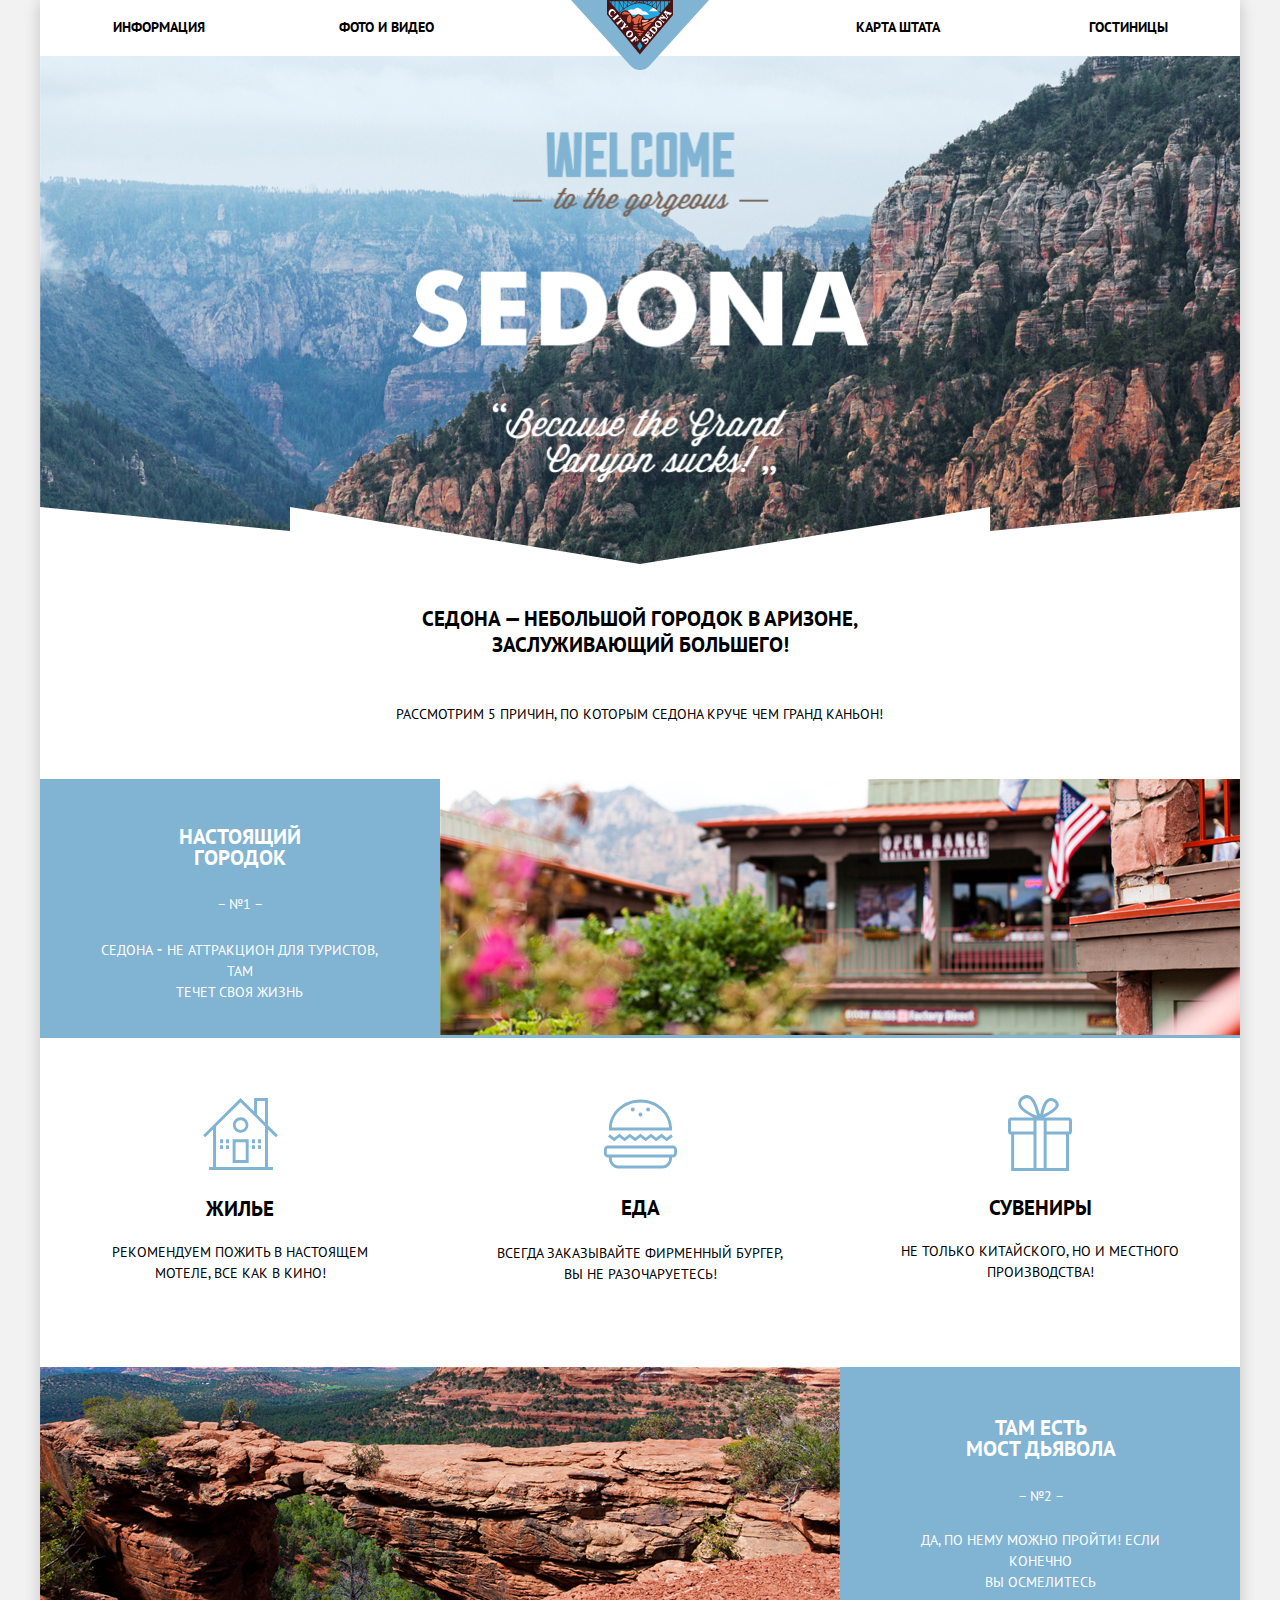
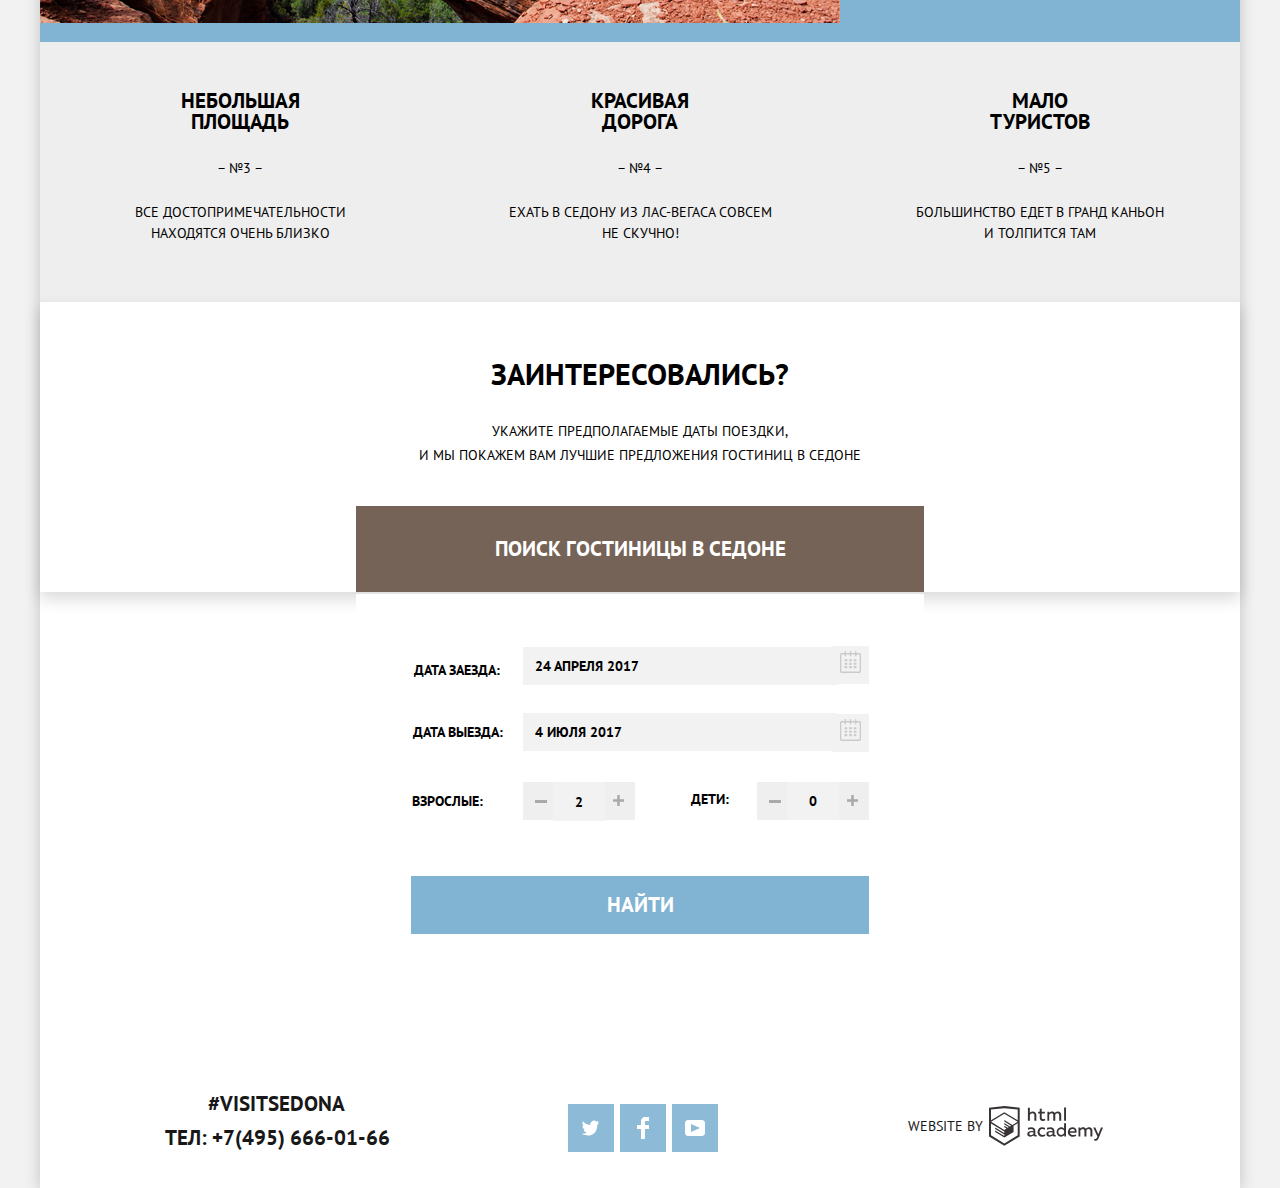
<file: index.html>
<!DOCTYPE html>
<html class="page" lang="ru">
   <head>
      <meta charset="utf-8">
      <title class="main-title"> Гостиницы | Букинг-агентство «Седона»</title>
      <link href="https://fonts.googleapis.com/css2?family=PT+Sans:wght@400;700&display=swap" rel="stylesheet">
      <link rel="stylesheet" href="css/normalize.css">
      <link rel="stylesheet" href="css/style.min.css">
      <link href='https://fonts.googleapis.com/css?family=PT+Sans:400,700&subset=latin,cyrillic' rel='stylesheet' type="text/css">
   </head>
   <body class="page-body">
      <div class="container">
         <header class="page-header">
            <a class="main-header-logo">
            <img class="main-header-logo" src="img/logo.svg" width="138" height="70" alt="Логотип Седоны"></a>
            <nav class="main-nav">
               <div class="main-nav-wrapper">
                  <ul class="site-nav">
                     <li class="main-nav-item left information"><a class="main-nav-link" href="blank.html">информация</a></li>
                     <li class="main-nav-item left"><a class="main-nav-link" href="blank.html">фото и видео</a></li>
                     <li class="main-nav-item right"><a class="main-nav-link" href="blank.html">карта штата</a></li>
                     <li class="main-nav-item right"><a class="main-nav-link" href="catalog.html">гостиницы</a></li>
                  </ul>
               </div>
            </nav>
         </header>
         <main class="page-main">
            <div class="promo">
               <div class="page-main-intro">
                  <img class="main-image" src="img/welcome-text.png" width="457" height="351" alt="Добро пожаловать в великолепную Седону!">
               </div>
               <h1 class="visually-hidden reset-list">Седона — городок в Аризоне</h1>
               <b class="page-main-title">Седона — небольшой городок в Аризоне, <br> заслуживающий большего!</b>
               <p class="page-main-text">Рассмотрим 5 причин, по которым Седона круче чем Гранд каньон!</p>
            </div>
            <section class="features">
               <h2 class="visually-hidden">Преимущества Седоны</h2>
               <div class="features-main">
                  <div class="features-description">
                     <h3 class="features-title">Настоящий городок</h3>
                     <p class="features-number">&ndash; №1 &ndash;</p>
                     <p class="features-text">Седона &#8259; не аттракцион для туристов, там <br> течет своя жизнь</p>
                  </div>
                  <div class="features-img-wrapper">
                     <img class="features-img" src="img/cafe.jpg" width="800" height="256" alt="Кафе в Седоне">
                  </div>
               </div>
               <ul class="advice reset-list">
                  <li class="house advice-item">
                     <div class="house-pic">
                        <img class="house-img" src="img/house.svg" width="75" height="72" alt="Жилье">
                     </div>
                     <h3 class="advice-title">Жилье</h3>
                     <p class="advice-text reset-list">Рекомендуем пожить в настоящем <br> мотеле, все как в кино!</p>
                  </li>
                  <li class="food advice-item">
                     <div class="food-pic">
                        <img class="food-img" src="img/food.svg" width="74" height="70" alt="Еда">
                     </div>
                     <h3 class="advice-title">Еда</h3>
                     <p class="advice-text reset-list food-text">Всегда заказывайте фирменный бургер, <br> вы не разочаруетесь!</p>
                  </li>
                  <li class="gift advice-item">
                     <div class="gift-pic">
                        <img class="gift-img" src="img/gift.svg" width="64" height="77" alt="Сувениры">
                     </div>
                     <h3 class="advice-title advice-title-souvenir">Сувениры</h3>
                     <p class="advice-text reset-list">Не только китайского, но и местного <br> производства!</p>
                  </li>
               </ul>
               <div class="features-main">
                  <div class="features-image-wrapper">
                     <img class="features-img" src="img/bridge.jpg" width="800" height="256" alt="Мост дьявола">
                  </div>
                  <div class="features-description-devil">
                     <h3 class="features-title-devil">Там есть <br> мост дьявола</h3>
                     <p class="features-number-devil">&ndash; №2 &ndash;</p>
                     <p class="features-text-devil">Да, по нему можно пройти! Если конечно <br> вы осмелитесь
                     </p>
                  </div>
               </div>
               <div class="features-additional">
                  <div class="features-additional-item features-additional-item-first">
                     <h3 class="features-title-add features-title-add-first">Небольшая <br> площадь</h3>
                     <p class="features-number-add features-number-add-first">&ndash; №3 &ndash;
                     </p>
                     <p class="features-text-add features-text-add-first">Все достопримечательности <br> находятся очень близко
                     </p>
                  </div>
                  <div class="features-additional-item features-additional-item-second">
                     <h3 class="features-title-add features-title-add-second">Красивая <br> дорога</h3>
                     <p class="features-number-add features-number-add-second">&ndash; №4 &ndash;
                     </p>
                     <p class="features-text-add features-text-add-second">Ехать в Седону из Лас-Вегаса совсем <br> не скучно!
                     </p>
                  </div>
                  <div class="features-additional-item features-additional-item-third">
                     <h3 class="features-title-add features-title-add-third">Мало <br> туристов</h3>
                     <p class="features-number-add features-number-add-third">&ndash; №5 &ndash;
                     </p>
                     <p class="features-text-add features-text-add-third">Большинство едет в гранд каньон <br> и толпится там
                     </p>
                  </div>
               </div>
            </section>
            <section class="search-hotel">
               <h2 class="search-hotel-title">Заинтересовались?</h2>
               <p class="search-hotel-description">Укажите предполагаемые даты поездки,<br> и мы покажем вам лучшие предложения гостиниц в седоне</p>
               <a class="search-btn" href="./form.html">Поиск гостиницы в Седоне</a>
               <form class="search-form" action="https://echo.htmlacademy.ru" method="post">
                  <ul class="index-search-form-items">
                     <li class="index-search-form-item">
                        <label class="search-form-label date-arrival-label" for="search-form-date-arrival">Дата заезда:</label>
                        <input class="index-search-form-field search-form-date-arrival" type="text" id="search-form-date-arrival" placeholder="24 АПРЕЛЯ 2017">
                        <button class="calendar-svg calendar-svg-first" type="button">
                           <svg class="calendar" xmlns="http://www.w3.org/2000/svg" width="21" height="22" aria-label="Иконка календаря">
                              <path d="M19.251 2.025h-2.845V.648c0-.381-.294-.689-.656-.689-.363 0-.656.308-.656.689v1.377h-3.938V.648c0-.381-.294-.689-.655-.689-.363 0-.657.308-.657.689v1.377H5.906V.648c0-.381-.294-.689-.656-.689-.363 0-.657.308-.657.689v1.377H1.75C.784 2.025 0 2.847 0 3.862v16.302C0 21.179.784 22 1.75 22h17.501c.966 0 1.749-.821 1.749-1.836V3.862c0-1.015-.783-1.837-1.749-1.837zm.437 18.139a.448.448 0 0 1-.437.459H1.75a.45.45 0 0 1-.438-.459V3.862a.45.45 0 0 1 .438-.459h2.844v1.378c0 .381.294.689.657.689.362 0 .656-.308.656-.689V3.403h3.938v1.378c0 .381.294.689.657.689.361 0 .655-.308.655-.689V3.403h3.938v1.378c0 .381.293.689.656.689.362 0 .656-.308.656-.689V3.403h2.845c.241 0 .437.206.437.459v16.302z"/>
                              <path d="M4.594 8.225h2.625v2.066H4.594zM4.594 11.668h2.625v2.067H4.594zM4.594 15.112h2.625v2.066H4.594zM9.188 15.112h2.625v2.066H9.188zM9.188 11.668h2.625v2.067H9.188zM9.188 8.225h2.625v2.066H9.188zM13.781 15.112h2.625v2.066h-2.625zM13.781 11.668h2.625v2.067h-2.625zM13.781 8.225h2.625v2.066h-2.625z"/>
                           </svg>
                        </button>
                     </li>
                     <li class="index-search-form-item">
                        <label class="search-form-label date-departure-label" for="search-form-date-departure">Дата выезда:</label>
                        <input class="search-form-date-departure index-search-form-field" type="text" id="search-form-date-departure" placeholder="4 ИЮЛЯ 2017">
                        <button class="calendar-svg calendar-svg-second" type="button">
                           <svg class="calendar" xmlns="http://www.w3.org/2000/svg" width="21" height="22" aria-label="Иконка календаря">
                              <path d="M19.251 2.025h-2.845V.648c0-.381-.294-.689-.656-.689-.363 0-.656.308-.656.689v1.377h-3.938V.648c0-.381-.294-.689-.655-.689-.363 0-.657.308-.657.689v1.377H5.906V.648c0-.381-.294-.689-.656-.689-.363 0-.657.308-.657.689v1.377H1.75C.784 2.025 0 2.847 0 3.862v16.302C0 21.179.784 22 1.75 22h17.501c.966 0 1.749-.821 1.749-1.836V3.862c0-1.015-.783-1.837-1.749-1.837zm.437 18.139a.448.448 0 0 1-.437.459H1.75a.45.45 0 0 1-.438-.459V3.862a.45.45 0 0 1 .438-.459h2.844v1.378c0 .381.294.689.657.689.362 0 .656-.308.656-.689V3.403h3.938v1.378c0 .381.294.689.657.689.361 0 .655-.308.655-.689V3.403h3.938v1.378c0 .381.293.689.656.689.362 0 .656-.308.656-.689V3.403h2.845c.241 0 .437.206.437.459v16.302z"/>
                              <path d="M4.594 8.225h2.625v2.066H4.594zM4.594 11.668h2.625v2.067H4.594zM4.594 15.112h2.625v2.066H4.594zM9.188 15.112h2.625v2.066H9.188zM9.188 11.668h2.625v2.067H9.188zM9.188 8.225h2.625v2.066H9.188zM13.781 15.112h2.625v2.066h-2.625zM13.781 11.668h2.625v2.067h-2.625zM13.781 8.225h2.625v2.066h-2.625z"/>
                           </svg>
                        </button>
                     </li>
                     <li class="index-search-form-item">
                        <div class="index-search-form-amount-people">
                           <div class="amount-adult">
                              <label class="search-form-label adult-amount" for="adult-amount">Взрослые:</label>
                              <div class="count">
                                 <button class="amount-minus amount-minus-adult" type="button">
                                    <svg class="minus" width="12" height="3" viewBox="0 0 12 3" fill="none" xmlns="http://www.w3.org/2000/svg">
                                       <rect width="12" height="3" fill="#A9A9A9"></rect>
                                    </svg>
                                 </button>
                                 <input class="search-form-adult-amount index-search-form-field" type="text" id="adult-amount" placeholder="2">
                                 <button class="amount-plus amount-plus-adult" type="button">
                                    <svg class="plus" width="11" height="11" viewBox="0 0 11 11" fill="none" xmlns="http://www.w3.org/2000/svg">
                                       <path fill-rule="evenodd" clip-rule="evenodd" d="M4.23086 6.76932V11H6.76932V6.76932H11V4.23086H6.76932V0H4.23085V4.23086H0V6.76932H4.23086Z" fill="#A9A9A9"></path>
                                    </svg>
                                 </button>
                              </div>
                           </div>
                           <div class="amount-children">
                              <label class="search-form-label children-label" for="children-amount">Дети:</label>
                              <div class="count">
                                 <button class="amount-minus amount-minus-kid" type="button">
                                    <svg class="minus" width="12" height="3" viewBox="0 0 12 3" fill="none" xmlns="http://www.w3.org/2000/svg">
                                       <rect width="12" height="3" fill="#A9A9A9"/>
                                    </svg>
                                 </button>
                                 <input class="search-form-children-amount index-search-form-field" type="text" id="children-amount" placeholder="0">
                                 <button class="amount-plus amount-plus-kid" type="button">
                                    <svg class="plus" width="11" height="11" viewBox="0 0 11 11" fill="none" xmlns="http://www.w3.org/2000/svg">
                                       <path fill-rule="evenodd" clip-rule="evenodd" d="M4.23086 6.76932V11H6.76932V6.76932H11V4.23086H6.76932V0H4.23085V4.23086H0V6.76932H4.23086Z" fill="#A9A9A9"/>
                                    </svg>
                                 </button>
                              </div>
                           </div>
                        </div>
                     </li>
                     <li class="index-search-form-item search-form-item-btn">
                      <button class="search-form-send-btn" type="submit">Найти</button>
                     </li>
                  </ul>
               </form>
            </section>
            <section class="page-main-map">
               <h2 class="visually-hidden">Карта</h2>
               <iframe src="https://www.google.com/maps/embed?pb=!1m18!1m12!1m3!1d475957.83483896346!2d-111.94672641874268!3d34.83906897555744!2m3!1f0!2f0!3f0!3m2!1i1024!2i768!4f13.1!3m3!1m2!1s0x872da132f942b00d%3A0x5548c523fa6c8efd!2z0KHQtdC00L7QvdCwLCDQkNGA0LjQt9C-0L3QsCwg0KHQqNCQ!5e0!3m2!1sru!2sru!4v1455796462463" width="1200" height="593" style="border:0" allowfullscreen></iframe>
            </section>
         </main>
         <footer class="page-footer">
            <div class="page-footer-down footer-connection">
               <h2 class="page-footer-hashtag">#visitsedona</h2>
               <a href="tel:+74956660166" class="phone-number">тел: +7(495) 666-01-66</a>
            </div>
            <div class="page-footer-down footer-links">
               <ul class="social-links">
                  <li class="social-links-item"><a class=social-links-item href="https://twitter.com/?lang=ru" title="Официальный аккаунт букинг агентства Sedona в Twitter"><img class="twitter-img" src="img/icon-twitter.svg" width="17" height="15" alt="Twitter"></a></li>
                  <li class="social-links-item"><a class=social-links-item href="https://www.facebook.com/" title="Официальный аккаунт букинг агентства Sedona в Facebook"><img class="facebook-img" src="img/icon-facebook.svg" width="12" height="22" alt="Facebook"></a></li>
                  <li class="social-links-item"><a class=social-links-item href="https://www.youtube.com/" title="Официальный аккаунт букинг агентства Sedona в Youtube"><img class="youtube-img" src="img/icon-youtube.svg" width="20" height="16" alt="Youtube">
                     </a>
                  </li>
               </ul>
            </div>
            <div class="page-footer-down footer-academy">
               <span class="page-footer-copyright-text">Website by</span>
               <a class="html-academy" href="https://htmlacademy.ru/intensive/htmlcss" aria-label="Онлайн курс HTML и CSS. Профессиональная верстка сайтов. HTML Academy">
                  <svg class="logo-html-img" aria-label="Логотип HTML Academy" width="115" height="41" viewBox="0 0 115 41" fill="none" xmlns="http://www.w3.org/2000/svg">
                     <path fill-rule="evenodd" clip-rule="evenodd" d="M15.5197 1.05737H15.3509L0 2.71895V31.4945L15.3509 40.8382L30.7018 31.4945V2.71895L15.5197 1.05737ZM77.0183 2.62185H75.0876V15.7311H77.0183V2.62185ZM40.8619 2.63264V7.76843C41.6131 6.9864 42.6386 6.5436 43.7105 6.53843C44.6823 6.47908 45.6329 6.84495 46.3253 7.54479C47.0177 8.24462 47.3866 9.21244 47.3399 10.2068V15.7634H45.367V10.4658C45.4231 9.94897 45.2754 9.43059 44.9566 9.02553C44.6377 8.62047 44.174 8.36218 43.6683 8.3079H43.3518C42.3456 8.36979 41.4321 8.9295 40.9041 9.80764V15.7634H38.8995V2.63264H40.8619ZM77.0183 31.4837H75.2775V30.0595C74.4828 31.1353 73.23 31.7538 71.9119 31.7211C69.4751 31.5528 67.5825 29.4822 67.5825 26.9845C67.5825 24.4867 69.4751 22.4162 71.9119 22.2479C73.1195 22.2052 74.2818 22.7203 75.0771 23.6505V18.3205H77.0183V31.4837ZM47.0656 30.0595C47.263 30.0515 47.4583 30.0152 47.6459 29.9516V31.3866C47.2482 31.5404 46.826 31.6172 46.4009 31.6132C45.6482 31.6769 44.9394 31.2429 44.639 30.5342C43.7036 31.31 42.5302 31.7227 41.3261 31.6995C39.733 31.6995 38.256 30.804 38.256 28.9482C38.256 26.65 40.3661 25.9379 42.1702 25.9379C42.9402 25.9505 43.707 26.0408 44.4596 26.2076V25.884C44.4596 24.805 43.6578 23.9742 42.1491 23.9742C41.0585 23.9764 39.9804 24.2116 38.9839 24.6647V22.8305C40.0678 22.451 41.204 22.2506 42.3495 22.2371C44.8394 22.2371 46.3693 23.4455 46.3693 26.1753V29.4121C46.3546 29.5668 46.401 29.721 46.4981 29.8406C46.5951 29.9601 46.7349 30.035 46.8862 30.0487H47.0656V30.0595ZM40.2711 28.8403C40.298 29.229 40.4761 29.5905 40.7655 29.844C41.055 30.0974 41.4317 30.2217 41.8115 30.189H41.9275C42.8819 30.1906 43.7973 29.8022 44.4702 29.11V27.5779C43.842 27.4414 43.2026 27.3655 42.5605 27.3513C41.5055 27.3513 40.2817 27.7074 40.2817 28.8403H40.2711ZM56.0229 22.9384C55.1962 22.4632 54.2596 22.2246 53.3115 22.2479H52.9422C51.7332 22.2873 50.5891 22.8166 49.7619 23.7192C48.9347 24.6218 48.4923 25.8236 48.5321 27.06V27.5024C48.6957 30.0004 50.805 31.8921 53.2482 31.7318C54.2519 31.7555 55.2477 31.5452 56.1601 31.1168V29.2718C55.3769 29.7215 54.4945 29.9591 53.5963 29.9624C52.5199 30.0288 51.4963 29.4793 50.9385 28.5356C50.3806 27.5918 50.3806 26.4095 50.9385 25.4658C51.4963 24.522 52.5199 23.9725 53.5963 24.039C54.461 24.0357 55.3066 24.2989 56.0229 24.7942V22.9384ZM66.1514 30.0595C66.3488 30.0515 66.5441 30.0152 66.7317 29.9516V31.3866C66.334 31.5404 65.9118 31.6172 65.4867 31.6132C64.734 31.6769 64.0252 31.2429 63.7248 30.5342C62.7894 31.31 61.616 31.7227 60.4119 31.6995C58.8188 31.6995 57.3417 30.804 57.3417 28.9482C57.3417 26.65 59.4518 25.9379 61.256 25.9379C62.0259 25.9505 62.7928 26.0408 63.5454 26.2076V25.884C63.5454 24.805 62.7436 23.9742 61.2349 23.9742C60.1443 23.9764 59.0662 24.2116 58.0697 24.6647V22.8305C59.1536 22.451 60.2897 22.2506 61.4353 22.2371C63.9252 22.2371 65.455 23.4455 65.455 26.1753V29.4121C65.4404 29.5668 65.4868 29.721 65.5838 29.8406C65.6809 29.9601 65.8207 30.035 65.972 30.0487H66.1514V30.0595ZM59.855 29.8481C59.5632 29.5943 59.3837 29.2311 59.3569 28.8403H59.378C59.378 27.7074 60.5385 27.3513 61.6569 27.3513C62.299 27.3655 62.9383 27.4414 63.5665 27.5779V29.11C62.8937 29.8022 61.9782 30.1906 61.0239 30.189H60.9078C60.5263 30.2247 60.1469 30.1019 59.855 29.8481ZM69.3271 26.9305C69.3271 25.2859 70.6308 23.9526 72.239 23.9526L72.2601 24.0066C73.4742 24.0066 74.5742 24.7382 75.0665 25.8732V28.0311C74.5856 29.1871 73.4673 29.9296 72.239 29.9084C70.6308 29.9084 69.3271 28.5752 69.3271 26.9305ZM83.3486 22.2479C86.8408 22.2479 88.0541 25.1395 87.4844 27.7397H80.922C81.1436 29.3582 82.6839 30.0163 84.2876 30.0163C85.2509 30.0196 86.2027 29.8021 87.0729 29.3797V31.1061C86.0736 31.5421 84.9939 31.7519 83.9078 31.7211C81.2385 31.7211 78.8963 30.189 78.8963 26.9521C78.8362 25.7502 79.2482 24.5736 80.0408 23.6841C80.8334 22.7945 81.9408 22.2658 83.1165 22.2155H83.3486V22.2479ZM80.8693 26.1753C80.9704 24.8237 82.1216 23.8104 83.4436 23.9095H83.4858C84.1064 23.8531 84.7196 24.08 85.1612 24.5295C85.6028 24.979 85.8275 25.6051 85.7752 26.24H80.8693V26.1753ZM89.489 31.4621V22.4961H91.2298V23.575C91.9777 22.7197 93.041 22.2229 94.1628 22.2047C95.2951 22.1328 96.3712 22.7163 96.9482 23.7153C97.7407 22.8335 98.8477 22.3161 100.018 22.2803C100.952 22.2327 101.859 22.6011 102.507 23.2901C103.154 23.9792 103.478 24.9213 103.394 25.8732V31.4837H101.39V25.9271C101.437 25.4734 101.306 25.0191 101.024 24.6647C100.743 24.3104 100.336 24.0852 99.8917 24.039H99.6174C98.7512 24.0941 97.9525 24.536 97.4335 25.2474V31.4837H95.4289V25.9271C95.4728 25.47 95.3357 25.0139 95.0481 24.6611C94.7606 24.3082 94.3467 24.088 93.8991 24.0497H93.6881C92.7466 24.1344 91.8915 24.6449 91.3564 25.4416V31.5161H89.5312L89.489 31.4621ZM113.977 22.4745H111.972L109.324 29.2718L106.306 22.4853H104.196L108.417 31.5484L108.237 32.0016C107.72 33.3611 107.003 34.0516 106.053 34.0516C105.75 34.0548 105.447 34.0112 105.156 33.9221V35.6161C105.536 35.7125 105.926 35.7632 106.317 35.7671C107.646 35.7671 108.902 35.0226 109.851 32.6813L113.977 22.4745ZM52.689 6.78658V3.54974L50.7266 4.01369V6.73264H49.144V8.49132H50.7899V12.9905C50.7231 13.817 51.0244 14.6301 51.61 15.2038C52.1955 15.7775 53.0028 16.0505 53.8073 15.9468C54.5996 15.9535 55.3875 15.8259 56.139 15.5692V13.8429C55.5727 14.0781 54.9672 14.199 54.356 14.199C53.2165 14.199 52.689 13.8105 52.689 12.6237V8.5129H55.8541V6.78658H52.689ZM58.3862 15.7526V6.75421H60.1376V7.83316C60.8811 6.97655 61.9403 6.476 63.0601 6.45211C64.1624 6.38099 65.2146 6.93142 65.8032 7.88711C66.5958 7.00534 67.7028 6.48794 68.8734 6.45211C69.8138 6.41462 70.7233 6.79859 71.364 7.50353C72.0046 8.20846 72.3126 9.16418 72.2073 10.1205V15.7418H70.2028V10.1853C70.2499 9.73151 70.1184 9.27721 69.8373 8.92287C69.5561 8.56853 69.1485 8.34334 68.7046 8.29711H68.4619C67.5957 8.35228 66.797 8.7942 66.278 9.50553V15.7418H64.2734V10.1853C64.3206 9.73151 64.1891 9.27721 63.9079 8.92287C63.6268 8.56853 63.2191 8.34334 62.7752 8.29711H62.5326C61.5911 8.38181 60.736 8.89229 60.2009 9.68895V15.7634H58.3862V15.7526ZM28.6972 30.3033L28.7078 30.2968L28.6972 30.3184V30.3033ZM28.6972 18.3205V30.3033L15.3509 38.4321L2.00459 30.3184V18.5147L15.2876 26.6068V28.0311L6.18257 22.5284V23.9418L15.3404 29.5632V31.0629L6.19312 25.4955V26.9521L15.3509 32.5734L24.5826 26.9197V20.8129L28.6972 18.3205ZM28.7078 16.7776L25.0362 18.9355L23.3482 20.0145L15.3087 15.0837V16.4971L22.156 20.7266L22.0083 20.8237L20.9532 21.4063L15.2876 17.9537V19.3995L19.761 22.1184L18.706 22.8413L15.3298 20.7913V22.2047L17.5454 23.5426L15.2982 24.9021L2.11009 16.864L15.3087 8.72869L28.7078 16.7776ZM15.2876 7.27211L28.7078 15.3534V4.56395L15.3615 3.12895L2.01514 4.56395V15.3534L15.2876 7.27211Z"/>
                  </svg>
               </a>
            </div>
         </footer>
      </div>
      <script src="js/script.min.js"></script>
   </body>
</html>
</file>
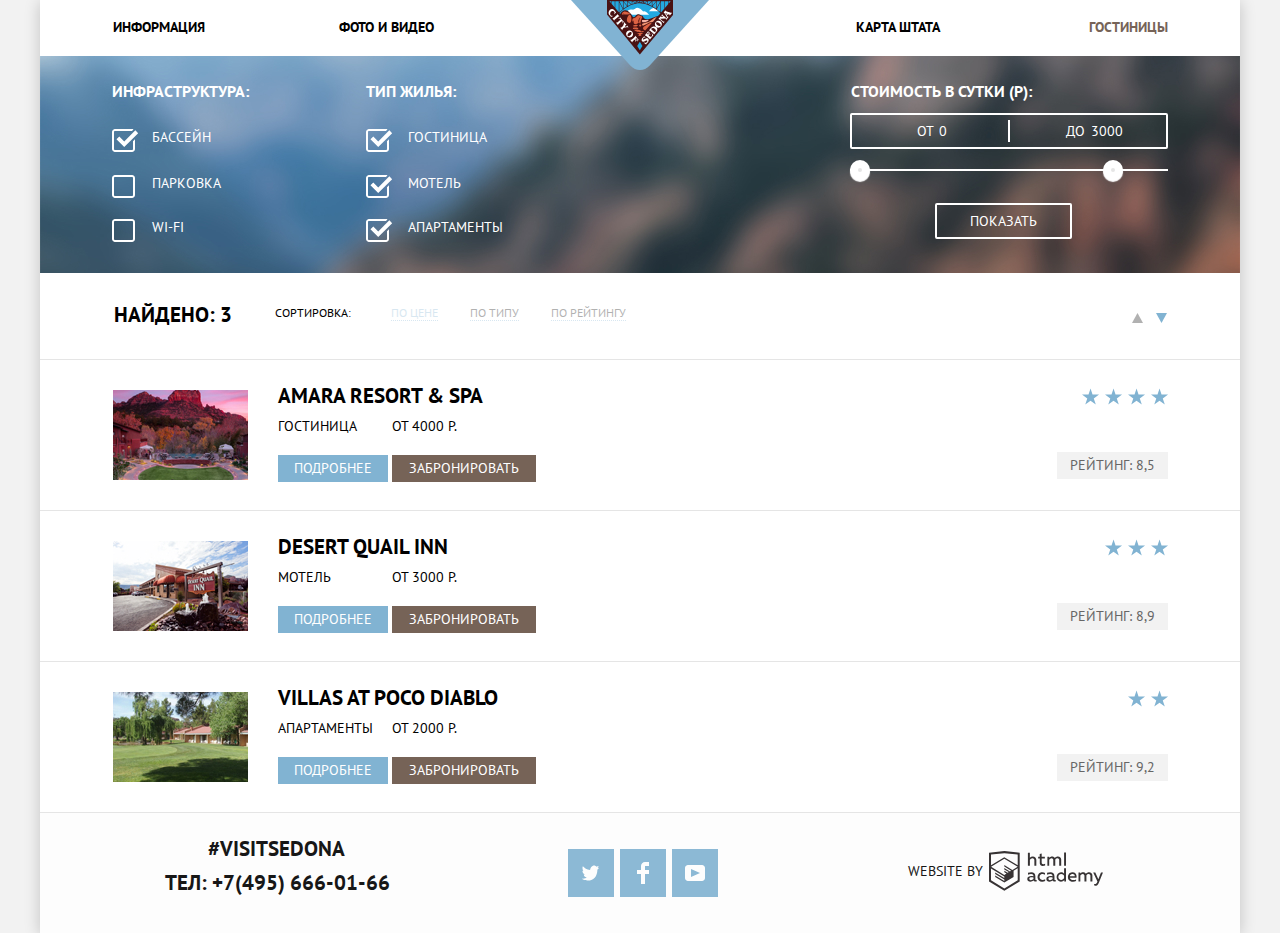
<file: catalog.html>
<!DOCTYPE html>
<html class="page" lang="ru">
   <head>
      <meta charset="utf-8">
      <title class="main-title"> Гостиницы | Букинг-агентство «Седона»</title>
      <link href="https://fonts.googleapis.com/css2?family=PT+Sans:wght@400;700&display=swap" rel="stylesheet">
      <link rel="stylesheet" href="css/normalize.css">
      <link rel="stylesheet" href="css/style.min.css">
   </head>
   <body class="page-body">
      <div class="container-catalog">
         <header class="page-header">
            <a href="index.html" class="main-header-logo">
            <img class="main-header-logo" src="img/logo.svg" width="138" height="70" alt="Логотип Седоны"></a>
            <nav class="main-nav">
               <div class="main-nav-wrapper">
                  <ul class="site-nav">
                     <li class="main-nav-item left"><a class="main-nav-link" href="blank.html">информация</a></li>
                     <li class="main-nav-item left"><a class="main-nav-link" href="blank.html">фото и видео</a></li>
                     <li class="main-nav-item right"><a class="main-nav-link" href="blank.html">карта штата</a></li>
                     <li class="main-nav-item right"><a class="main-nav-link main-nav-link-active" href="catalog.html">гостиницы</a></li>
                  </ul>
               </div>
            </nav>
         </header>
         <main class="catalog-page">
            <section class="filter">
               <form class="filter-menu" action="https://echo.htmlacademy.ru" method="post">
                  <div class="ticks infrastructure">
                     <h2 class="filters-title">Инфраструктура:</h2>
                     <input class="hotels-checkbox" type="checkbox" id="swimming-pool" checked>
                     <label class="hotels-label" for="swimming-pool">Бассейн</label>
                     <input class="hotels-checkbox" type="checkbox" id="parking">
                     <label class="hotels-label sec-label" for="parking">Парковка</label>
                     <input class="hotels-checkbox" type="checkbox" id="wi-fi">
                     <label class="hotels-label th-label" for="wi-fi">WI-FI</label>
                  </div>
                  <div class="ticks type-of-house">
                     <h2 class="filters-title">Тип жилья:</h2>
                     <input class="hotels-checkbox" type="checkbox" id="hotel" checked>
                     <label class="hotels-label type-label" for="hotel">Гостиница</label>
                     <input class="hotels-checkbox" type="checkbox" id="motel" checked>
                     <label class="hotels-label type-label sec-label" for="motel">Мотель</label>
                     <input class="hotels-checkbox" type="checkbox" id="apartments" checked>
                     <label class="hotels-label type-label th-label" for="apartments">Апартаменты</label>
                  </div>
                  <div class="price">
                     <div class="filter-range">
                        <h2 class="filters-title price-in-day">Стоимость в сутки (Р):</h2>
                        <div class="price-controls">
                           <label class="min-price">
                           От <input type="text" name="min-price" value="0">
                           </label>
                           <label class="max-price">
                           До <input type="text" name="max-price" value="3000">
                           </label>
                        </div>
                        <div class="range-controls">
                           <div class="scale">
                              <div class="bar"></div>
                           </div>
                           <button class="range-toggle range-toggle-min" type="button" value="Уменьшить цену"></button>
                           <button class="range-toggle range-toggle-max" type="button" value="Увеличить цену"></button>
                        </div>
                        <button class="show-btn" type="submit">Показать</button>
                     </div>
                  </div>
               </form>
            </section>
            <section class="catalog">
               <h2 class="visually-hidden">поиск гостиницы в седоне:</h2>
               <div class="catalog-result-wrapper">
                  <span class="find">Найдено: 3</span>
               </div>
               <div class="sorting">
                  <span>сортировка:</span>
                  <ul class="catalog-sort">
                     <li class="sort-type-item">
                        <a class="sort-type-link sort-type-link-active">по цене</a>
                     </li>
                     <li class="sort-type-item">
                        <a class="sort-type-link" href="#">по типу</a>
                     </li>
                     <li class="sort-type-item">
                        <a class="sort-type-link" href="#">по рейтингу</a>
                     </li>
                  </ul>
               </div>
               <div class="sort-arrows">
                  <a class="sort-arrow arrow" href="#">
                     <svg class="arrow-up" aria-label="Сортировка по возрастанию" version="1.1" xmlns="http://www.w3.org/2000/svg" xmlns:xlink="http://www.w3.org/1999/xlink" x="0px" y="0px"
                        width="11px" height="10px" viewBox="0 0 11 10"  xml:space="preserve">
                        <polygon points="5.5,0 0,10 11,10 "/>
                     </svg>
                     Вверх
                  </a>
                  <a class="sort-arrow arrow active-arrow" href="#">
                     <svg class="arrow-down" aria-label="Сортировка по убыванию" version="1.1" xmlns="http://www.w3.org/2000/svg" xmlns:xlink="http://www.w3.org/1999/xlink" x="0px" y="0px"
                        width="11px" height="10px" viewBox="0 0 11 10" xml:space="preserve">
                        <polyline points="5.5,10 0,0 11,0 "/>
                     </svg>
                     Вниз
                  </a>
               </div>
            </section>
            <article class="hotel">
               <div class="hotel-image-wrapper">
                  <img class="hotel-image" src="img/amara-resort.jpg" width="135" height="90" alt="Amara Resort & Spa">
               </div>
               <div class="hotel-container">
                  <h2 class="hotel-name">
                     <a class="hotel-link">Amara Resort &amp; Spa</a>
                  </h2>
                  <div class="hotel-description">
                     <div class="hotel-information">
                        <p class="hotel-text">Гостиница</p>
                        <a href="#" class="hotel-button button button-blue">Подробнее</a>
                     </div>
                     <div class="hotel-booking">
                        <p class="hotel-text">От 4000 р.</p>
                        <a href="#" class="hotel-button button button-brown">Забронировать</a>
                     </div>
                  </div>
               </div>
               <div class="hotel-rating">
                  <div class="hotel-stars hotel-stars-four">
                     <img class="star-img" src="img/star.svg" width="18" height="17" alt="Звезда отеля">
                     <img class="star-img" src="img/star.svg" width="18" height="17" alt="Звезда отеля">
                     <img class="star-img" src="img/star.svg" width="18" height="17" alt="Звезда отеля">
                     <img class="star-img" src="img/star.svg" width="18" height="17" alt="Звезда отеля">
                  </div>
                  <p class="hotel-rating-text">Рейтинг: 8,5</p>
               </div>
            </article>
            <article class="hotel">
               <div class="hotel-image-wrapper">
                  <img class="hotel-image" src="img/desert-quail-inn.jpg" width="135" height="90" alt="Desert Quail Inn">
               </div>
               <div class="hotel-container">
                  <h2 class="hotel-name">
                     <a class="hotel-link">Desert Quail Inn</a>
                  </h2>
                  <div class="hotel-description">
                     <div class="hotel-information">
                        <p class="hotel-text">Мотель</p>
                        <a href="#" class="hotel-button button-blue">Подробнее</a>
                     </div>
                     <div class="hotel-booking">
                        <p class="hotel-text">От 3000 р.</p>
                        <a href="#" class="hotel-button button-brown">Забронировать</a>
                     </div>
                  </div>
               </div>
               <div class="hotel-rating">
                  <div class="hotel-stars hotel-stars-three">
                     <img class="star-img" src="img/star.svg" width="18" height="17" alt="Звезда отеля">
                     <img class="star-img" src="img/star.svg" width="18" height="17" alt="Звезда отеля">
                     <img class="star-img" src="img/star.svg" width="18" height="17" alt="Звезда отеля">
                  </div>
                  <p class="hotel-rating-text">Рейтинг: 8,9</p>
               </div>
            </article>
            <article class="hotel last-hotel">
               <div class="hotel-image-wrapper">
                  <img class="hotel-image" src="img/villas-at-poco-diablo.jpg" width="135" height="90" alt="Villas at Poco Diablo">
               </div>
               <div class="hotel-container">
                  <h2 class="hotel-name">
                     <a class="hotel-link">Villas at Poco Diablo</a>
                  </h2>
                  <div class="hotel-description">
                     <div class="hotel-information">
                        <p class="hotel-text">Апартаменты</p>
                        <a href="#" class="hotel-button button button-blue">Подробнее</a>
                     </div>
                     <div class="hotel-booking">
                        <p class="hotel-text">От 2000 р.</p>
                        <a href="#" class="hotel-button button button-brown">Забронировать</a>
                     </div>
                  </div>
               </div>
               <div class="hotel-rating">
                  <div class="hotel-stars hotel-stars-two">
                     <img class="star-img" src="img/star.svg" width="18" height="17" alt="Звезда отеля">
                     <img class="star-img" src="img/star.svg" width="18" height="17" alt="Звезда отеля">
                  </div>
                  <p class="hotel-rating-text">Рейтинг: 9,2</p>
               </div>
            </article>
         </main>
         <footer class="page-footer">
            <div class="page-footer-down footer-connection">
               <h2 class="page-footer-hashtag">#visitsedona</h2>
               <a href="tel:+74956660166" class="phone-number">тел: +7(495) 666-01-66</a>
            </div>
            <div class="page-footer-down footer-links">
               <ul class="social-links">
                  <li class="social-links-item"><a class=social-links-item href="https://twitter.com/?lang=ru" title="Официальный аккаунт букинг агентства Sedona в Twitter"><img class="twitter-img" src="img/icon-twitter.svg" width="17" height="15" alt="Twitter"></a></li>
                  <li class="social-links-item"><a class=social-links-item href="https://www.facebook.com/" title="Официальный аккаунт букинг агентства Sedona в Facebook"><img class="facebook-img" src="img/icon-facebook.svg" width="12" height="22" alt="Facebook"></a></li>
                  <li class="social-links-item"><a class=social-links-item href="https://www.youtube.com/" title="Официальный аккаунт букинг агентства Sedona в Youtube"><img class="youtube-img" src="img/icon-youtube.svg" width="20" height="16" alt="Youtube">
                     </a>
                  </li>
               </ul>
            </div>
            <div class="page-footer-down footer-academy">
               <span class="page-footer-copyright-text">Website by</span>
               <a class="html-academy" href="https://htmlacademy.ru/intensive/htmlcss" aria-label="Онлайн курс HTML и CSS. Профессиональная верстка сайтов. HTML Academy">
                  <svg class="logo-html-img" aria-label="Логотип HTML Academy" width="115" height="41" viewBox="0 0 115 41" fill="none" xmlns="http://www.w3.org/2000/svg">
                     <path fill-rule="evenodd" clip-rule="evenodd" d="M15.5197 1.05737H15.3509L0 2.71895V31.4945L15.3509 40.8382L30.7018 31.4945V2.71895L15.5197 1.05737ZM77.0183 2.62185H75.0876V15.7311H77.0183V2.62185ZM40.8619 2.63264V7.76843C41.6131 6.9864 42.6386 6.5436 43.7105 6.53843C44.6823 6.47908 45.6329 6.84495 46.3253 7.54479C47.0177 8.24462 47.3866 9.21244 47.3399 10.2068V15.7634H45.367V10.4658C45.4231 9.94897 45.2754 9.43059 44.9566 9.02553C44.6377 8.62047 44.174 8.36218 43.6683 8.3079H43.3518C42.3456 8.36979 41.4321 8.9295 40.9041 9.80764V15.7634H38.8995V2.63264H40.8619ZM77.0183 31.4837H75.2775V30.0595C74.4828 31.1353 73.23 31.7538 71.9119 31.7211C69.4751 31.5528 67.5825 29.4822 67.5825 26.9845C67.5825 24.4867 69.4751 22.4162 71.9119 22.2479C73.1195 22.2052 74.2818 22.7203 75.0771 23.6505V18.3205H77.0183V31.4837ZM47.0656 30.0595C47.263 30.0515 47.4583 30.0152 47.6459 29.9516V31.3866C47.2482 31.5404 46.826 31.6172 46.4009 31.6132C45.6482 31.6769 44.9394 31.2429 44.639 30.5342C43.7036 31.31 42.5302 31.7227 41.3261 31.6995C39.733 31.6995 38.256 30.804 38.256 28.9482C38.256 26.65 40.3661 25.9379 42.1702 25.9379C42.9402 25.9505 43.707 26.0408 44.4596 26.2076V25.884C44.4596 24.805 43.6578 23.9742 42.1491 23.9742C41.0585 23.9764 39.9804 24.2116 38.9839 24.6647V22.8305C40.0678 22.451 41.204 22.2506 42.3495 22.2371C44.8394 22.2371 46.3693 23.4455 46.3693 26.1753V29.4121C46.3546 29.5668 46.401 29.721 46.4981 29.8406C46.5951 29.9601 46.7349 30.035 46.8862 30.0487H47.0656V30.0595ZM40.2711 28.8403C40.298 29.229 40.4761 29.5905 40.7655 29.844C41.055 30.0974 41.4317 30.2217 41.8115 30.189H41.9275C42.8819 30.1906 43.7973 29.8022 44.4702 29.11V27.5779C43.842 27.4414 43.2026 27.3655 42.5605 27.3513C41.5055 27.3513 40.2817 27.7074 40.2817 28.8403H40.2711ZM56.0229 22.9384C55.1962 22.4632 54.2596 22.2246 53.3115 22.2479H52.9422C51.7332 22.2873 50.5891 22.8166 49.7619 23.7192C48.9347 24.6218 48.4923 25.8236 48.5321 27.06V27.5024C48.6957 30.0004 50.805 31.8921 53.2482 31.7318C54.2519 31.7555 55.2477 31.5452 56.1601 31.1168V29.2718C55.3769 29.7215 54.4945 29.9591 53.5963 29.9624C52.5199 30.0288 51.4963 29.4793 50.9385 28.5356C50.3806 27.5918 50.3806 26.4095 50.9385 25.4658C51.4963 24.522 52.5199 23.9725 53.5963 24.039C54.461 24.0357 55.3066 24.2989 56.0229 24.7942V22.9384ZM66.1514 30.0595C66.3488 30.0515 66.5441 30.0152 66.7317 29.9516V31.3866C66.334 31.5404 65.9118 31.6172 65.4867 31.6132C64.734 31.6769 64.0252 31.2429 63.7248 30.5342C62.7894 31.31 61.616 31.7227 60.4119 31.6995C58.8188 31.6995 57.3417 30.804 57.3417 28.9482C57.3417 26.65 59.4518 25.9379 61.256 25.9379C62.0259 25.9505 62.7928 26.0408 63.5454 26.2076V25.884C63.5454 24.805 62.7436 23.9742 61.2349 23.9742C60.1443 23.9764 59.0662 24.2116 58.0697 24.6647V22.8305C59.1536 22.451 60.2897 22.2506 61.4353 22.2371C63.9252 22.2371 65.455 23.4455 65.455 26.1753V29.4121C65.4404 29.5668 65.4868 29.721 65.5838 29.8406C65.6809 29.9601 65.8207 30.035 65.972 30.0487H66.1514V30.0595ZM59.855 29.8481C59.5632 29.5943 59.3837 29.2311 59.3569 28.8403H59.378C59.378 27.7074 60.5385 27.3513 61.6569 27.3513C62.299 27.3655 62.9383 27.4414 63.5665 27.5779V29.11C62.8937 29.8022 61.9782 30.1906 61.0239 30.189H60.9078C60.5263 30.2247 60.1469 30.1019 59.855 29.8481ZM69.3271 26.9305C69.3271 25.2859 70.6308 23.9526 72.239 23.9526L72.2601 24.0066C73.4742 24.0066 74.5742 24.7382 75.0665 25.8732V28.0311C74.5856 29.1871 73.4673 29.9296 72.239 29.9084C70.6308 29.9084 69.3271 28.5752 69.3271 26.9305ZM83.3486 22.2479C86.8408 22.2479 88.0541 25.1395 87.4844 27.7397H80.922C81.1436 29.3582 82.6839 30.0163 84.2876 30.0163C85.2509 30.0196 86.2027 29.8021 87.0729 29.3797V31.1061C86.0736 31.5421 84.9939 31.7519 83.9078 31.7211C81.2385 31.7211 78.8963 30.189 78.8963 26.9521C78.8362 25.7502 79.2482 24.5736 80.0408 23.6841C80.8334 22.7945 81.9408 22.2658 83.1165 22.2155H83.3486V22.2479ZM80.8693 26.1753C80.9704 24.8237 82.1216 23.8104 83.4436 23.9095H83.4858C84.1064 23.8531 84.7196 24.08 85.1612 24.5295C85.6028 24.979 85.8275 25.6051 85.7752 26.24H80.8693V26.1753ZM89.489 31.4621V22.4961H91.2298V23.575C91.9777 22.7197 93.041 22.2229 94.1628 22.2047C95.2951 22.1328 96.3712 22.7163 96.9482 23.7153C97.7407 22.8335 98.8477 22.3161 100.018 22.2803C100.952 22.2327 101.859 22.6011 102.507 23.2901C103.154 23.9792 103.478 24.9213 103.394 25.8732V31.4837H101.39V25.9271C101.437 25.4734 101.306 25.0191 101.024 24.6647C100.743 24.3104 100.336 24.0852 99.8917 24.039H99.6174C98.7512 24.0941 97.9525 24.536 97.4335 25.2474V31.4837H95.4289V25.9271C95.4728 25.47 95.3357 25.0139 95.0481 24.6611C94.7606 24.3082 94.3467 24.088 93.8991 24.0497H93.6881C92.7466 24.1344 91.8915 24.6449 91.3564 25.4416V31.5161H89.5312L89.489 31.4621ZM113.977 22.4745H111.972L109.324 29.2718L106.306 22.4853H104.196L108.417 31.5484L108.237 32.0016C107.72 33.3611 107.003 34.0516 106.053 34.0516C105.75 34.0548 105.447 34.0112 105.156 33.9221V35.6161C105.536 35.7125 105.926 35.7632 106.317 35.7671C107.646 35.7671 108.902 35.0226 109.851 32.6813L113.977 22.4745ZM52.689 6.78658V3.54974L50.7266 4.01369V6.73264H49.144V8.49132H50.7899V12.9905C50.7231 13.817 51.0244 14.6301 51.61 15.2038C52.1955 15.7775 53.0028 16.0505 53.8073 15.9468C54.5996 15.9535 55.3875 15.8259 56.139 15.5692V13.8429C55.5727 14.0781 54.9672 14.199 54.356 14.199C53.2165 14.199 52.689 13.8105 52.689 12.6237V8.5129H55.8541V6.78658H52.689ZM58.3862 15.7526V6.75421H60.1376V7.83316C60.8811 6.97655 61.9403 6.476 63.0601 6.45211C64.1624 6.38099 65.2146 6.93142 65.8032 7.88711C66.5958 7.00534 67.7028 6.48794 68.8734 6.45211C69.8138 6.41462 70.7233 6.79859 71.364 7.50353C72.0046 8.20846 72.3126 9.16418 72.2073 10.1205V15.7418H70.2028V10.1853C70.2499 9.73151 70.1184 9.27721 69.8373 8.92287C69.5561 8.56853 69.1485 8.34334 68.7046 8.29711H68.4619C67.5957 8.35228 66.797 8.7942 66.278 9.50553V15.7418H64.2734V10.1853C64.3206 9.73151 64.1891 9.27721 63.9079 8.92287C63.6268 8.56853 63.2191 8.34334 62.7752 8.29711H62.5326C61.5911 8.38181 60.736 8.89229 60.2009 9.68895V15.7634H58.3862V15.7526ZM28.6972 30.3033L28.7078 30.2968L28.6972 30.3184V30.3033ZM28.6972 18.3205V30.3033L15.3509 38.4321L2.00459 30.3184V18.5147L15.2876 26.6068V28.0311L6.18257 22.5284V23.9418L15.3404 29.5632V31.0629L6.19312 25.4955V26.9521L15.3509 32.5734L24.5826 26.9197V20.8129L28.6972 18.3205ZM28.7078 16.7776L25.0362 18.9355L23.3482 20.0145L15.3087 15.0837V16.4971L22.156 20.7266L22.0083 20.8237L20.9532 21.4063L15.2876 17.9537V19.3995L19.761 22.1184L18.706 22.8413L15.3298 20.7913V22.2047L17.5454 23.5426L15.2982 24.9021L2.11009 16.864L15.3087 8.72869L28.7078 16.7776ZM15.2876 7.27211L28.7078 15.3534V4.56395L15.3615 3.12895L2.01514 4.56395V15.3534L15.2876 7.27211Z"/>
                  </svg>
               </a>
            </div>
         </footer>
      </div>
      <script src="js/script.min.js"></script>
   </body>
</html>
</file>
<file: css/style.min.css>
:root {--black: #000000;--white: #FFFFFF;--basic-blue: #81B3D2;--medium-blue: #669EC0;--dark-blue: #5496BD;--welcome-blue: #81B3D3;--advice-text-color: #333333;--brown: #766357;--medium-brown: #604E43;--dark-brown: #503E33;--popup-search-chart-color: #F2F2F2;--popup-search-chart-icon-color: #A9A9A9;--page-footer-copyright-link-color: #231F20;--features-background-gray: #EEEEEE;--rating: #666666;--up-icon: #CACACA;--search-form-send-btn: #669ec0;--navy-blue: #5496bd;--gray: #e5e5e5;--deep-brown: #604e43;--logo-html: #231F20;}.page-body {text-align: center;text-transform: uppercase;margin: 0;padding: 0;background-color: var(--popup-search-chart-color);color: var(--black);font-family: "PT Sans", Arial, sans-serif;font-size: 21px;line-height: 21px;}.page-header, .page-main, .page-footer {width: 1200px;margin: 0 auto;background-color: var(--white);}.container, .container-catalog {margin: 0 auto;width: 1200px;-webkit-box-shadow: 0px 2px 15px 0px rgba(0, 0, 0, 0.2);box-shadow: 0px 2px 15px 0px rgba(0, 0, 0, 0.2);}.reset-list {margin: 0;padding: 0;list-style: none;}h2.style {display: none;}.visually-hidden {text-indent: 100%;white-space: nowrap;overflow: hidden;margin: 0;padding: 0;display: none;}.page-header, .page-footer {text-align: center;}.page-footer {opacity: 0.9;margin-top: -120px;}.main-header-logo, .page-main-img, .features-img {background-color: var(--features-background-gray);}.site-nav {text-decoration: none;color: var(--black);}.main-image {padding-top: 76px;padding-bottom: 80px;}.page-main-intro {position: relative;height: 508px;background: var(--dark-blue) url("../img/mountains.jpg") no-repeat 50% 21%;}.page-main-intro::after {content: "";position: absolute;left: 0;bottom: 0;width: 1200px;height: 57px;background: url("../img/mask.png") no-repeat 50% 50%;}.main-nav {min-height: 56px;}.main-nav-item {line-height: 26px;box-sizing: border-box;padding-top: 14px;padding-bottom: 16px;width: 25%;}li.main-nav-item.left {text-align: left;}li.main-nav-item.right {text-align: right;}.main-nav {background-color: var(--white);color: var(--black);font-size: 14px;line-height: 26px;font-weight: bold;}.site-nav a:hover, .site-nav a:focus {background-color: var(--white);color: var(--black);}.main-nav-link {text-decoration: none;color: var(--black);font-weight: bold;}.main-nav-link-active {color: var(--brown);}.main-header-logo {position: absolute;left: 50%;top: 0;transform: translateX(-50%);background-color: transparent;z-index: 2;}.site-nav {display: flex;flex-wrap: wrap;width: 1200px;margin: 0;padding: 0;list-style: none;min-height: 56px;}.page {height: 100%;}.page-body {min-height: 100%;display: grid;grid-template-rows: min-content 1fr min-content;align-content: start;}.page-main-title {font-style: normal;font-weight: bold;font-size: 21px;line-height: 26px;align-items: center;text-align: center;text-transform: uppercase;}.page-main-text {margin-top: 43px;margin-bottom: 32px;font-style: normal;font-weight: normal;font-size: 14px;line-height: 26px;max-width: 519px;margin-left: 340px;}.advice {display: grid;grid-template-columns: 1fr 1fr 1fr;box-sizing: border-box;justify-content: space-between;list-style: none;}.house {width: 400px;padding-top: 60px;padding-bottom: 82px;}.food {width: 400px;padding-top: 61px;padding-bottom: 82px;}.gift {width: 400px;padding-top: 60px;padding-bottom: 81px;}.features-additional {display: grid;grid-template-columns: 1fr 1fr 1fr;box-sizing: border-box;justify-content: space-between;list-style: none;margin-top: -6px;}.features-additional-item-first {width: 400px;padding-top: 47px;margin-bottom: 44px;}.features-additional-item-second {width: 400px;padding-top: 47px;margin-bottom: 44px;}.features-additional-item-third {width: 400px;padding-top: 47px;margin-bottom: 44px;}.features-title-add {background-color: var(--features-background-gray);color: var(--black);font-size: 21px;line-height: 21px;font-style: normal;font-weight: bold;}.features-number-add {background-color: var(--features-background-gray);color: var(--black);font-size: 14px;line-height: 21px;font-style: normal;font-weight: normal;}.features-text-add {font-size: 14px;line-height: 21px;font-style: normal;font-weight: normal;}.advice-title {background-color: var(--white);color: var(--black);font-size: 21px;line-height: 21px;font-weight: bold;}.advice-text {background-color: var(--white);color: var(--black);font-size: 14px;line-height: 21px;font-weight: normal;}.features-additional {background-color: var(--features-background-gray);}.features-additional-item {background-color: var(--features-background-gray);}.features {width: 1200px;margin-left: auto;margin-right: auto;}.features-main {min-height: 256px;display: flex;justify-content: space-between;margin: 0;padding: 0;background-color: var(--basic-blue) }.features-title, .features-number, .features-text {text-align: center;color: var(--white);background-color: var(--basic-blue) }.features-description {width: 400px;}.features-title {font-weight: bold;font-size: 21px;line-height: 21px;margin-top: 47px;margin-left: 139px;margin-right: 139px;}.features-number {font-style: normal;font-weight: normal;font-size: 14px;line-height: 21px;margin-top: 26px;}.features-text {font-style: normal;font-weight: normal;font-size: 14px;line-height: 21px;margin-top: 25px;margin-left: 49px;margin-right: 50px;}.features-title-devil, .features-number-devil, .features-text-devil {text-align: center;color: var(--white);background-color: var(--basic-blue) }.features-title-devil {font-style: normal;font-weight: bold;font-size: 21px;line-height: 21px;margin-top: 50px;}.features-number-devil {font-style: normal;font-weight: normal;font-size: 14px;line-height: 21px;}.features-text-devil {font-style: normal;font-weight: normal;font-size: 14px;line-height: 21px;padding-bottom: 51px;max-width: 301px;}.features-description-devil {margin-right: 49px;margin-left: 50px;margin-bottom: -10px;}.search-hotel-title {font-size: 30px;line-height: 24px;font-weight: bold;}.search-hotel {background-color: var(--white);box-shadow: 0px 7px 15px rgba(0, 1, 1, 0.15);}.search-hotel {position: relative;display: -webkit-box;display: -ms-flexbox;display: flex;-webkit-box-orient: vertical;-webkit-box-direction: normal;-ms-flex-direction: column;flex-direction: column;-webkit-box-align: center;-ms-flex-align: center;align-items: center;padding: 52px 0 70px 0;background-color: var(--white);}.search-hotel-title {width: 400px;padding: 0;margin: 0;margin-top: -56px;margin-bottom: 22px;font-size: 30px;line-height: 36px;font-weight: 700;color: var(--black);text-transform: uppercase;text-align: center;}.search-hotel-description {width: 485px;padding: 0;margin: 0;margin-top: -35px;margin-bottom: 55px;font-size: 14px;line-height: 24px;font-weight: 400;color: var(--black);text-transform: uppercase;text-align: center;}.search-form {position: absolute;left: calc(50% - 284px);bottom: -395px;width: 568px;display: -webkit-box;display: -ms-flexbox;display: flex;-ms-flex-wrap: wrap;flex-wrap: wrap;-webkit-box-pack: center;-ms-flex-pack: center;justify-content: center;padding-top: 50px;background-color: var(--white);}.index-search-form-items {display: -webkit-box;display: -ms-flexbox;display: flex;width: 100%;-webkit-box-orient: vertical;-webkit-box-direction: normal;-ms-flex-direction: column;flex-direction: column;-ms-flex-wrap: wrap;flex-wrap: wrap;-webkit-box-align: center;-ms-flex-align: center;align-items: center;padding: 0;margin: -2px;}.index-search-form-item {position: relative;display: -webkit-box;display: -ms-flexbox;display: flex;-webkit-box-pack: justify;-ms-flex-pack: justify;justify-content: space-between;width: 458px;margin-bottom: 30px;list-style: none;}.search-form-title {width: 100%;margin-bottom: 55px;text-align: center;}.search-btn {position: absolute;bottom: 0;left: calc(50% - 284px);width: 568px;padding: 30px 0;margin: 0;font-size: 21px;line-height: 26px;font-weight: bold;color: var(--white);text-transform: uppercase;text-align: center;text-decoration: none;background-color: var(--brown);}.index-search-form-field {padding: 0px 12px;font-size: 14px;line-height: 26px;font-weight: 700;color: var(--black);text-transform: uppercase;border: none;height: 38px;}.index-search-form-amount-people {position: relative;display: -webkit-box;display: -ms-flexbox;display: flex;-webkit-box-pack: justify;-ms-flex-pack: justify;justify-content: space-between;}.index-search-form-field::-webkit-input-placeholder {color: var(--black);}.index-search-form-field::-moz-placeholder {color: var(--black);}.search-form-label {display: inline-block;vertical-align: top;width: 112px;padding: 6px 0 7px 0;font-size: 14px;line-height: 26px;font-weight: 700;color: var(--black);text-transform: uppercase;}.calendar-svg {position: absolute;top: 7px;right: 0px;fill: var(--up-icon);border: none;background-color: var(--popup-search-chart-color);width: 37px;height: 38px;}.calendar-svg-first {margin-top: -3px;}.calendar-svg-second {margin-top: -6px;}.calendar-svg:hover {fill: var(--black);}.calendar-svg:active {fill: var(--basic-blue);background-color: inherit;}.count {width: 114px;display: flex;margin-bottom: 2px;}.amount-adult {position: relative;display: -webkit-box;display: -ms-flexbox;display: flex;-webkit-box-pack: justify;-ms-flex-pack: justify;justify-content: space-between;width: 226px;margin-right: 53px;}.amount-children {position: relative;display: -webkit-box;display: -ms-flexbox;display: flex;-webkit-box-pack: justify;-ms-flex-pack: justify;justify-content: space-between;width: 179px;}.amount-plus {width: 30px;height: 38px;}.amount-minus {width: 30px;height: 38px;}.amount-minus-adult {border: none;}.amount-plus-adult {border: none;}.amount-minus-kid {border: none;}.amount-plus-kid {border: none;}.minus {padding-bottom: 5px;padding-left: 5px;}.plus {padding-bottom: 2px;padding-right: 4px;}.search-form-date-arrival {width: 290px;background-color: var(--popup-search-chart-color);margin-right: 32px;margin-top: 5px;margin-bottom: -2px;}.search-form-date-departure {color: var(--black);width: 290px;background-color: var(--popup-search-chart-color);margin-right: 32px;}.search-form-adult-amount {position: relative;width: 28px;text-align: center;background-color: var(--popup-search-chart-color);height: 39px;margin-bottom: 3px;}.children-label {width: 63px;margin-right: 27px;margin-top: -2px;}.search-form-children-amount {position: relative;width: 28px;height: 38px;text-align: center;background-color: var(--popup-search-chart-color);font-size: 14px;}.search-form-item-btn {padding-top: 20px;margin-bottom: 0;}.search-form-send-btn {width: 458px;padding: 16px 0;margin-bottom: 55px;font-size: 21px;line-height: 26px;font-weight: 700;color: var(--white);text-transform: uppercase;text-align: center;background-color: var(--basic-blue);border: none;}.page-footer {min-height: 120px;}.page-footer-hashtag {margin-top: 23px;}.social-links {margin-top: 36px;margin-right: -5px;}.footer-links .social-links-item {display: flex;flex-direction: column;width: 46px;height: 48px;margin-left: 3px;margin-right: 3px;vertical-align: top;font-size: 0;}.social-links-item {background-color: var(--basic-blue);}.social-links-item, .twitter-img {height: 100%;vertical-align: middle;}.social-links-item, .facebook-img {height: 100%;vertical-align: middle;}.social-links-item, .youtube-img {height: 100%;vertical-align: middle;}.footer-academy, .logo-html-img {height: 100%;vertical-align: middle;}.page-footer-hashtag {background-color: var(--white);color: var(--black);font-size: 21px;line-height: 26px;font-weight: bold;}.social-links {list-style: none;}.page-footer-copyright-text {background-color: var(--white);color: var(--black);font-size: 14px;line-height: 26px;font-weight: normal;}.phone-number {background-color: var(--white);color: var(--black);text-decoration: none;font-style: normal;font-weight: bold;font-size: 21px;line-height: 26px;background-color: var(--white);color: var(--black);max-height: 26px;padding-bottom: 0px;}.page-footer {display: flex;justify-content: space-between;text-align: center;}.footer-connection {flex-direction: column;text-align: center;}.social-links {display: flex;text-align: center;}.social-links-item {flex-direction: row;flex-wrap: nowrap;align-items: center;}.footer-academy {flex-direction: column;text-align: center;margin-right: 140px;padding-top: 37px;}.html-academy {margin-right: -4px;}.catalog-page {width: 1200px;margin-top: 0px;}.filters-title {color: var(--white);font-style: normal;font-weight: bold;font-size: 16px;line-height: 21px;}.filter h2 {margin-bottom: 25px;font-size: 16px;}.filter {min-height: 217px;width: 100%;box-sizing: border-box;list-style: none;color: var(--white);background: var(--dark-blue) url("../img/blur.jpg") no-repeat 50% 20%;background-size: 1200px 217px;background-size: cover;}.min-price, .max-price {font-style: normal;font-weight: normal;font-size: 14px;line-height: 21px;}.show-btn {font-style: normal;font-weight: normal;font-size: 14px;line-height: 21px;background: none;color: var(--white);border: white;text-transform: uppercase;}.catalog {background: var(--white);border-bottom: 1px solid var(--gray);}.catalog-result-wrapper {width: 235px;padding: 30px 0;padding-left: 72px;vertical-align: top;line-height: 0;box-sizing: border-box;}.catalog-result-wrapper {font-weight: bold;font-size: 21px;line-height: 26px;}.hotel-container {display: flex;flex-direction: column;align-items: flex-start;padding-left: 30px;width: 800px;}.sorting {width: 780px;padding: 36px 0 32px;font-size: 12px;line-height: 18px;vertical-align: top;}.catalog-sort {padding: 0;margin: 0;vertical-align: top;list-style: none;}.sort-type-item, .sort-type-link {padding-left: 32px;list-style: none;vertical-align: top;}.catalog-sort li:first-child {padding-left: 40px;}.catalog-sort a {text-decoration: none;border-bottom: 1px dotted var(--basic-blue);}.last-hotel {margin-bottom: 120px;}.catalog {display: flex;flex-wrap: wrap;margin: 0;background-color: var(--white);}.sort-arrows {display: -webkit-box;display: -ms-flexbox;display: flex;padding-top: 2px;-webkit-box-pack: justify;-ms-flex-pack: justify;justify-content: space-between;width: 35px;margin-left: auto;margin-top: 38px;margin-right: 73px;}.sort-arrow {font-size: 0;opacity: 0.3;}.arrow:hover {fill: var(--black);opacity: 1;}.arrow:active {fill: var(--basic-blue);opacity: 1;}.active-arrow {fill: var(--basic-blue);opacity: 1;}.hotel-name, .hotel-link {text-decoration: none;font-style: normal;font-weight: bold;font-size: 21px;line-height: 26px;background-color: var(--white);color: var(--black);}.hotel-text {font-style: normal;font-weight: normal;font-size: 14px;line-height: 21px;background-color: var(--white);color: var(--black);}.hotel-button {font-style: normal;font-weight: bold;font-size: 14px;line-height: 21px;}.button-blue {text-decoration: none;background-color: var(--basic-blue);color: var(--white);}.button-brown {text-decoration: none;background-color: var(--brown);color: var(--white);}.hotel-rating-text {font-style: normal;font-weight: normal;font-size: 14px;line-height: 21px;background-color: var(--popup-search-chart-color);color: var(--rating);}.catalog-result-wrapper span {font-style: normal;font-weight: bold;font-size: 21px;line-height: 26px;background-color: var(--white);color: var(--black);}.sorting span {font-style: normal;font-weight: normal;font-size: 12px;line-height: 18px;background-color: var(--white);color: var(--black);}.sort-type-link {font-style: normal;font-weight: normal;font-size: 12px;line-height: 18px;background-color: var(--white);color: var(--black);mix-blend-mode: normal;opacity: 0.3;}.sort-type-link-active {background-color: var(--white);color: var(--basic-blue);}.sort-type-item .sort-type-link-active {text-decoration: none;}.hotel {background: var(--white);border-bottom: 1px solid var(--gray);}.hotel-image-wrapper {padding: 30px 0;padding-left: 73px;line-height: 0;vertical-align: top;box-sizing: border-box;}.hotel-image {width: 135px;height: 90px;}.hotel-name a {margin-bottom: 7px;line-height: 26px;color: inherit;text-decoration: none;}.hotel-name a:hover {color: var(--basic-blue);}.hotel-name a:active {color: rgba(0, 0, 0, 0.3);}.hotel-container h2 {font-size: 21px;}.hotel-text {margin-right: 6px;vertical-align: top;}.hotel-container p {margin-bottom: 14px;}.hotel-button {display: block;padding: 3px 16px;margin-top: 18px;margin-right: 4px;vertical-align: top;font-weight: 500;text-decoration: none;}.button-blue {color: var(--white);background-color: var(--basic-blue);}.button-blue:hover {background: var(--search-form-send-btn);}.button-blue:active {color: var(--white);background: var(--navy-blue);}.hotel-booking {width: 142px;vertical-align: top;}.button-brown {color: var(--white);background-color: var(--brown);margin-right: -2px;}.button-brown:hover {background: var(--deep-brown);}.button-brown:active {color: var(--white);background: var(--dark-brown);}.hotel-rating {width: 185px;padding-top: 28px;}.hotel-rating .hotel-stars {text-align: right;margin-right: 71px;margin-bottom: 43px;font-size: 18px;color: var(--basic-blue);}.hotel-rating .hotel-rating-text {float: right;padding: 3px 13px;margin-right: 72px;background: var(--popup-search-chart-color);}.reset-list {margin: 0;padding: 0;list-style: none;background-color: var(--white);border: none;}.search-hotel-title {padding-top: 58px;padding-bottom: 40px;}.search-hotel-text {padding-bottom: 46px;}.hotel-description {display: flex;flex-wrap: wrap;}.hotel-name {float: left;}.hotel-description p {flex-direction: column;}.hotel-description .hotel-button {flex-direction: column;}.hotel {display: flex;}.checkbox {float: left;}.catalog {display: flex;}.sorting {display: flex;}.catalog-sort {display: flex;flex-direction: row;}.sort-type-item {flex-direction: row;justify-content: center;align-items: center;}.filter-menu {display: grid;grid-template-columns: 18% 18% auto;}.hotels-checkbox, .hotels-label {text-align: left;}.form-filters-checkbox {display: flex;flex-direction: column;flex-wrap: wrap;padding: 0;margin-top: 31px;border: 0;}.infrastructure .filters-title {text-align: left;padding: 0;}.type-of-house .filters-title {text-align: left;padding: 0;}.infrastructure {margin-left: 72px;margin-right: 0px;}.type-of-house {margin-left: 110px;}.filter-range {float: right;width: 330px;margin-right: 72px;}.filter-range h2 {margin-left: 2px;margin-bottom: 11px;}.price-controls {position: relative;height: 32px;border: 2px solid var(--white);border-radius: 2px;margin-left: 12px;margin-bottom: 20px;}.price-controls label {display: inline-block;width: 85px;margin-left: 64px;line-height: 32px;vertical-align: top;cursor: pointer;}.price-controls input {width: 40px;border: none;background: none;outline: none;color: var(--white);}.price-controls::after {content: "";position: absolute;top: 50%;left: 50%;width: 2px;height: 22px;background: var(--white);transform: translate(-50%, -50%);}.range-controls {position: relative;margin-left: 12px;margin-bottom: 32px;}.range-controls .scale {height: 2px;background: var(--white);}.range-controls .bar {height: 2px;width: 80%;background: var(--white);}.range-controls .range-toggle {position: absolute;top: -9px;border-radius: 50%;box-shadow: 0 2px 1px 0 var(--white);}.range-controls .range-toggle:hover {background: var(--black);}.range-controls .range-toggle-min {left: 0;}.range-controls .range-toggle-max {left: 253px;}.filter-range .show-btn {display: block;margin: 32px auto 33px;padding: 6px 33px;line-height: 20px;text-transform: uppercase;background: none;border: 2px solid var(--white);border-radius: 2px;outline: none;}.filter-range .show-btn:hover {color: var(--black);background: var(--white);}.filter-range .show-btn:active {outline: none;}.hotels-checkbox {display: none;cursor: pointer;}.hotels-label {position: relative;display: inline-block;vertical-align: top;width: 210px;padding-left: 40px;margin-bottom: 20px;font-style: normal;font-weight: normal;font-size: 14px;line-height: 21px;color: var(--white);text-transform: uppercase;}.hotels-label::before {content: "";position: absolute;top: 2px;left: 0px;display: block;width: 26px;height: 23px;background-image: url("../img/checkbox-off.svg");background-color: inherit;background-position: left;background-repeat: no-repeat;border-radius: 2px;cursor: pointer;}.type-label {padding-left: 42px;cursor: pointer;}.hotels-checkbox:checked+.hotels-label::before {width: 30px;height: 23px;background-image: url("../img/checkbox-on.svg");background-color: inherit;border: none;cursor: pointer;}.range-toggle {position: relative;width: 20px;height: 20px;background-color: var(--white);border-radius: 8px;border: none;}.range-toggle:hover {background-color: var(--white);cursor: pointer;}.range-toggle:active {cursor: pointer;}.range-toggle::after {content: "";position: absolute;top: 8px;left: 8px;display: block;width: 4px;height: 4px;border-radius: 2px;background-color: var(--gray);}.site-nav li:nth-child(1) a {margin-left: 73px;}.site-nav li:nth-child(2) a {margin-left: -1px;}.site-nav li:nth-child(3) a {margin-right: 0px;}.site-nav li:nth-child(4) a {margin-right: 72px;}.page-main-intro {margin-bottom: 42px;}.features {margin-top: 52px;}.gift-pic {margin-top: -4px;}.advice-title {margin-top: 25px;}.advice-title-souvenir {margin-top: 23px;}.advice-text {margin-top: 23px;}.food-text {margin-top: 25px;}.features-number-devil {margin-top: 27px;}.features-text-devil {margin-top: 23px;}.features-title-add {margin-top: 1px;font-style: normal;font-weight: bold;font-size: 21px;line-height: 21px;}.features-number-add {margin-top: 26px;}.features-text-add {margin-top: 23px;}.date-arrival-label {margin-left: -10px;padding-bottom: 0px;padding-top: 15px;}.date-departure-label {margin-top: 0px;margin-left: -9px;}.adult-amount {margin-top: 0px;margin-left: -20px;}.filters-title {margin-top: 25px;}.filter-range .price-in-day {margin-left: -123px;}.sec-label {margin-top: 5px;}.th-label {margin-top: 3px;}.price-controls .min-price {margin-left: 30px;margin-right: 0px;}.price-controls .max-price {margin-left: 60px;margin-right: 0px;}.hotel-name {margin-top: 23px;}.hotel-text {margin-top: -10px;text-align: left;}.hotel-rating-text {margin-top: 0px;white-space: nowrap;}.page-footer-hashtag {margin-left: 168px;margin-bottom: 8px;width: 21px;}.phone-number {margin-left: 125px;}.social-links {padding: 0;margin-left: -18px;}.catalog-result-wrapper {padding: 0;margin-top: 29px;margin-left: 15px;}.sorting {padding: 0;margin-top: 31px;margin-bottom: 37px;}.sorting span {margin-left: -15px;}.sort-type-link {margin-right: 0px;padding-left: 0px;}.hotel-text {margin-bottom: 0;}.main-nav-link:hover {color: var(--basic-blue);}.main-nav-link:active {color: var(--black);opacity: 0.3;}.index-search-form-field:hover {background-color: var(--popup-search-chart-color);}.index-search-form-field:focus {background-color: var(--white);}.amount-minus {fill: var(--popup-search-chart-icon-color);}.amount-minus :hover {fill: var(--black);}.amount-minus :active {fill: var(--black);}.amount-plus {fill: var(--popup-search-chart-icon-color);}.amount-plus :hover {fill: var(--black);}.amount-plus :active {fill: var(--black);}.search-form-send-btn:hover {background-color: var(--search-form-send-btn);}.search-form-send-btn:active {background-color: var(--search-form-send-btn);}.social-links-item:hover {background-color: var(--search-form-send-btn);}.social-links-item:active {background-color: var(--navy-blue);}.main-nav-link-active {color: var(--brown);}.sort-type-link:hover {color: var(--basic-blue);border-bottom: 1px dotted var(--basic-blue);}.sort-type-link:active {color: var(--black);border: none;}.hotels-checkbox:hover {color: var(--basic-blue);}.hotels-label:hover {color: var(--basic-blue);}.search-btn:active {background-color: var(--dark-brown);}.phone-number:active {color: var(--basic-blue);}.logo-html-img {fill: var(--logo-html);}.logo-html-img:hover {fill: var(--basic-blue);}.logo-html-img:active {fill: var(--basic-blue);}@-webkit-keyframes animateBottom {from {top: 0px;opacity: 0;}to {top: 500px;opacity: 0;}}@keyframes animateBottom {from {top: 0px;opacity: 0;}to {top: 300px;opacity: 1;}}@keyframes shake {0%, 100% {transform: translateX(0);}10%, 30%, 50%, 70%, 90% {transform: translateX(-10px);}20%, 40%, 60%, 80% {transform: translateX(10px);}}.modal-error {animation: shake 0.6s;}.search-form-visible {display: block;-webkit-animation: animateBottom 0.9s ease-in-out;animation: animateBottom 0.9s ease-in-out;}.search-form-invisible {display: block;-webkit-animation: animateBottom 0.9s ease-in-out forwards;animation: animateBottom 0.9s ease-in-out forwards;}input:focus::-webkit-input-placeholder {color: transparent;}input:focus:-moz-placeholder {color: transparent;}input:focus::-moz-placeholder {color: transparent;}input:focus:-ms-input-placeholder {color: transparent;}
</file>
